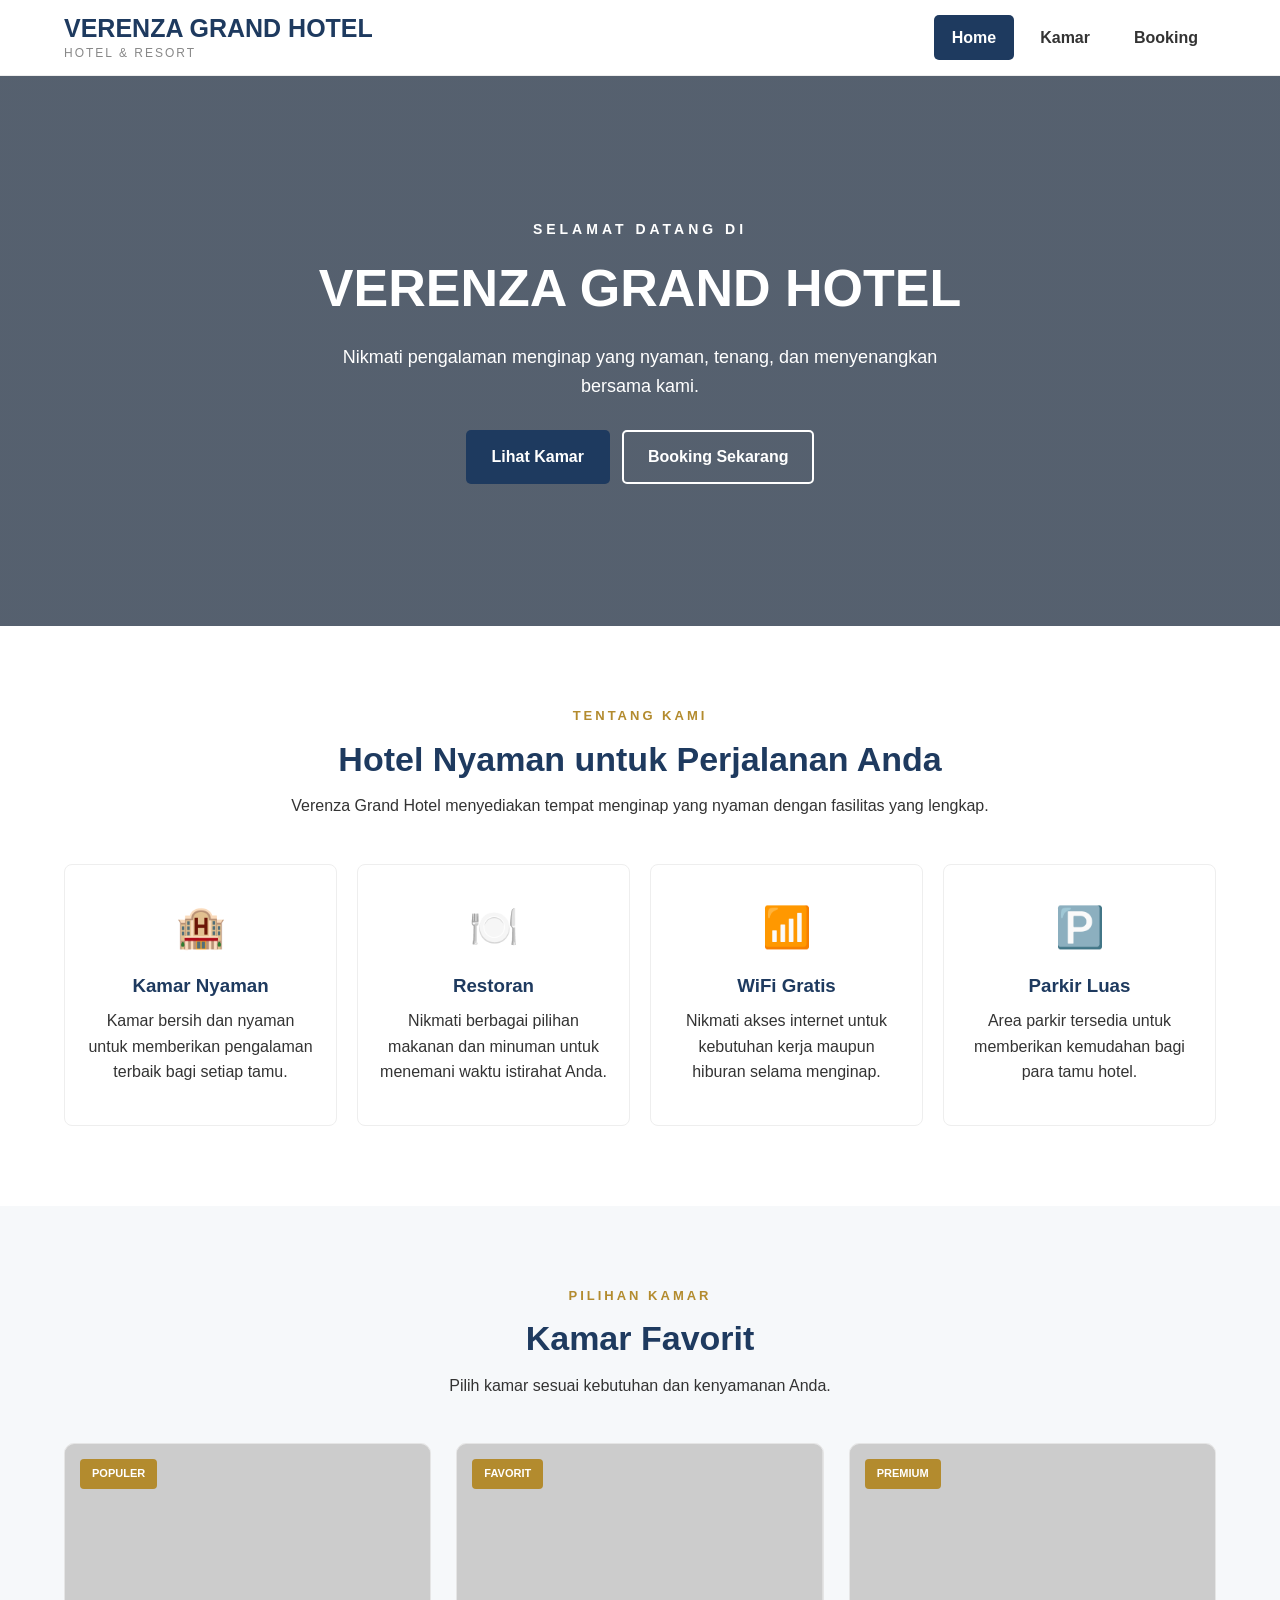
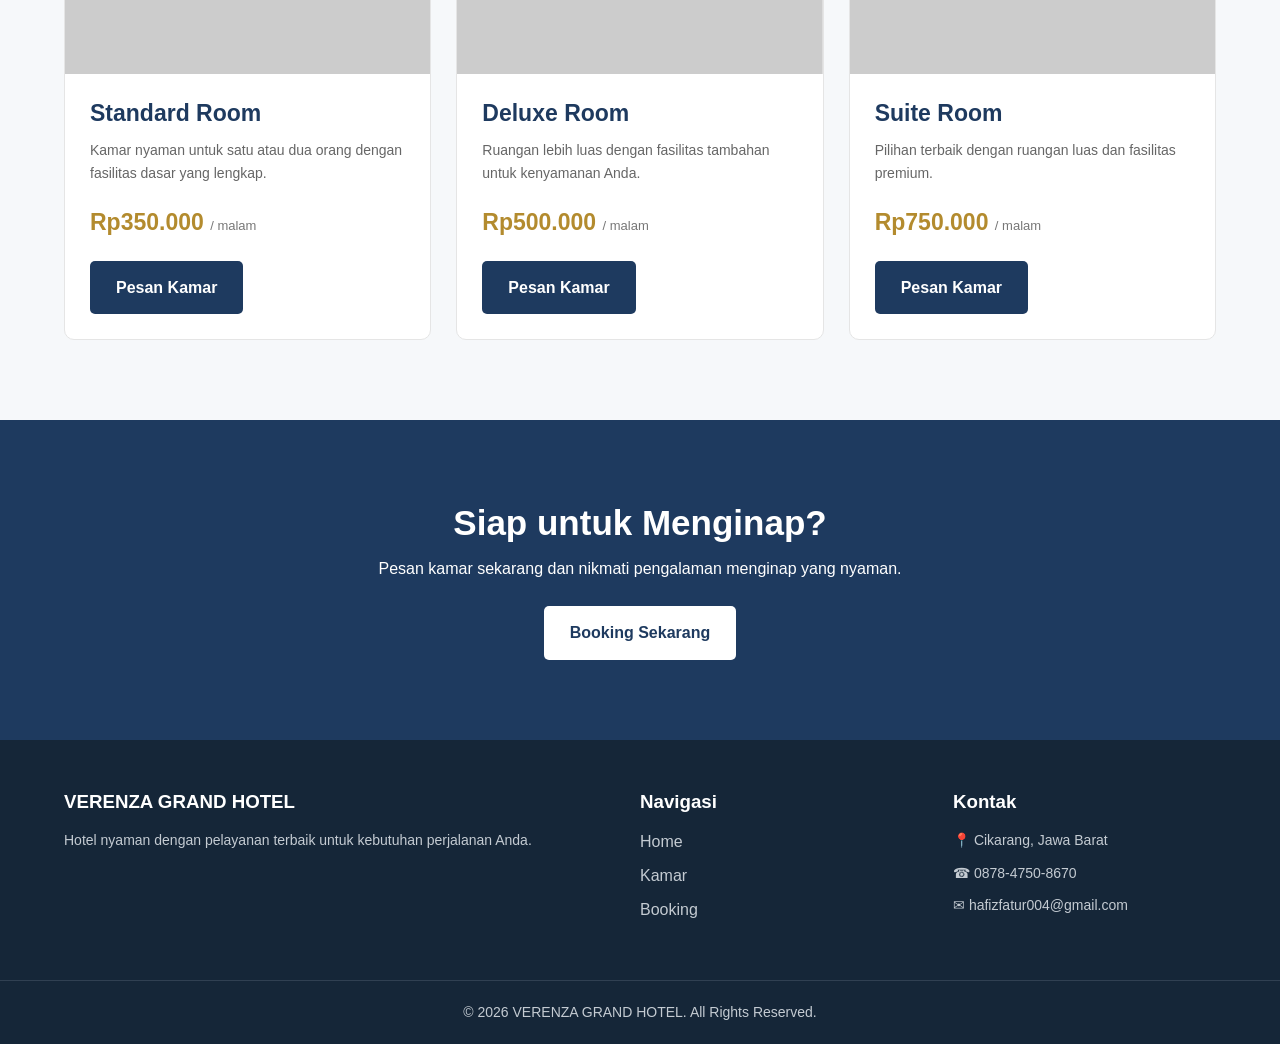
<file: index.html>
<!DOCTYPE html>
<html lang="id">
<head>
    <meta charset="UTF-8">
    <meta name="viewport" content="width=device-width, initial-scale=1.0">

    <title>VERENZA GRAND HOTEL</title>

    <!-- External CSS -->
    <link rel="stylesheet" href="style.css">
</head>

<body>

    <!-- HEADER -->
    <header class="header">

        <div class="container navbar">

            <div class="logo">
                <h1>VERENZA GRAND HOTEL</h1>
                <p>Hotel & Resort</p>
            </div>

            <nav class="nav-menu">
                <a href="index.html" class="active">Home</a>
                <a href="kamar.html">Kamar</a>
                <a href="booking.html">Booking</a>
            </nav>

        </div>

    </header>


    <!-- HERO -->
    <section id="hero">

        <div class="hero-overlay">

            <div class="container hero-content">

                <p class="hero-subtitle">
                    SELAMAT DATANG DI
                </p>

                <h2>
                    VERENZA GRAND HOTEL
                </h2>

                <p class="hero-description">
                    Nikmati pengalaman menginap yang nyaman,
                    tenang, dan menyenangkan bersama kami.
                </p>

                <div class="hero-buttons">
                    <a href="kamar.html" class="btn btn-primary">
                        Lihat Kamar
                    </a>

                    <a href="booking.html" class="btn btn-secondary">
                        Booking Sekarang
                    </a>
                </div>

            </div>

        </div>

    </section>


    <!-- TENTANG HOTEL -->
    <section class="section">

        <div class="container">

            <div class="section-title">

                <p class="section-subtitle">
                    TENTANG KAMI
                </p>

                <h2>
                    Hotel Nyaman untuk Perjalanan Anda
                </h2>

                <p>
                    Verenza Grand Hotel menyediakan tempat menginap
                    yang nyaman dengan fasilitas yang lengkap.
                </p>

            </div>


            <div class="about-grid">

                <div class="about-card">

                    <div class="icon">
                        🏨
                    </div>

                    <h3>
                        Kamar Nyaman
                    </h3>

                    <p>
                        Kamar bersih dan nyaman untuk memberikan
                        pengalaman terbaik bagi setiap tamu.
                    </p>

                </div>


                <div class="about-card">

                    <div class="icon">
                        🍽️
                    </div>

                    <h3>
                        Restoran
                    </h3>

                    <p>
                        Nikmati berbagai pilihan makanan dan minuman
                        untuk menemani waktu istirahat Anda.
                    </p>

                </div>


                <div class="about-card">

                    <div class="icon">
                        📶
                    </div>

                    <h3>
                        WiFi Gratis
                    </h3>

                    <p>
                        Nikmati akses internet untuk kebutuhan kerja
                        maupun hiburan selama menginap.
                    </p>

                </div>


                <div class="about-card">

                    <div class="icon">
                        🅿️
                    </div>

                    <h3>
                        Parkir Luas
                    </h3>

                    <p>
                        Area parkir tersedia untuk memberikan
                        kemudahan bagi para tamu hotel.
                    </p>

                </div>

            </div>

        </div>

    </section>


    <!-- KAMAR UNGGULAN -->
    <section class="section section-light">

        <div class="container">

            <div class="section-title">

                <p class="section-subtitle">
                    PILIHAN KAMAR
                </p>

                <h2>
                    Kamar Favorit
                </h2>

                <p>
                    Pilih kamar sesuai kebutuhan dan kenyamanan Anda.
                </p>

            </div>


            <div class="room-grid">


                <!-- ROOM 1 -->
                <article class="room-card">

                    <div class="room-image room-standard">

                        <span class="room-label">
                            POPULER
                        </span>

                    </div>

                    <div class="room-content">

                        <h3>
                            Standard Room
                        </h3>

                        <p>
                            Kamar nyaman untuk satu atau dua orang
                            dengan fasilitas dasar yang lengkap.
                        </p>

                        <div class="room-price">
                            Rp350.000
                            <span>/ malam</span>
                        </div>

                        <a href="booking.html" class="btn btn-primary">
                            Pesan Kamar
                        </a>

                    </div>

                </article>


                <!-- ROOM 2 -->
                <article class="room-card">

                    <div class="room-image room-deluxe">

                        <span class="room-label">
                            FAVORIT
                        </span>

                    </div>

                    <div class="room-content">

                        <h3>
                            Deluxe Room
                        </h3>

                        <p>
                            Ruangan lebih luas dengan fasilitas
                            tambahan untuk kenyamanan Anda.
                        </p>

                        <div class="room-price">
                            Rp500.000
                            <span>/ malam</span>
                        </div>

                        <a href="booking.html" class="btn btn-primary">
                            Pesan Kamar
                        </a>

                    </div>

                </article>


                <!-- ROOM 3 -->
                <article class="room-card">

                    <div class="room-image room-suite">

                        <span class="room-label">
                            PREMIUM
                        </span>

                    </div>

                    <div class="room-content">

                        <h3>
                            Suite Room
                        </h3>

                        <p>
                            Pilihan terbaik dengan ruangan luas
                            dan fasilitas premium.
                        </p>

                        <div class="room-price">
                            Rp750.000
                            <span>/ malam</span>
                        </div>

                        <a href="booking.html" class="btn btn-primary">
                            Pesan Kamar
                        </a>

                    </div>

                </article>

            </div>

        </div>

    </section>


    <!-- CALL TO ACTION -->
    <section class="cta">

        <div class="container">

            <h2>
                Siap untuk Menginap?
            </h2>

            <p>
                Pesan kamar sekarang dan nikmati pengalaman
                menginap yang nyaman.
            </p>

            <a href="booking.html" class="btn btn-light">
                Booking Sekarang
            </a>

        </div>

    </section>


    <!-- FOOTER -->
    <footer class="footer">

        <div class="container footer-grid">

            <div>
                <h3>
                    VERENZA GRAND HOTEL
                </h3>

                <p>
                    Hotel nyaman dengan pelayanan terbaik
                    untuk kebutuhan perjalanan Anda.
                </p>
            </div>


            <div>
                <h3>
                    Navigasi
                </h3>

                <a href="index.html">
                    Home
                </a>

                <a href="kamar.html">
                    Kamar
                </a>

                <a href="booking.html">
                    Booking
                </a>
            </div>


            <div>
                <h3>
                    Kontak
                </h3>

                <p>
                    📍 Cikarang, Jawa Barat
                </p>

                <p>
                    ☎ 0878-4750-8670
                </p>

                <p>
                    ✉ hafizfatur004@gmail.com
                </p>
            </div>

        </div>


        <div class="copyright">

            <p>
                &copy; 2026 VERENZA GRAND HOTEL.
                All Rights Reserved.
            </p>

        </div>

    </footer>


</body>
</html>
</file>
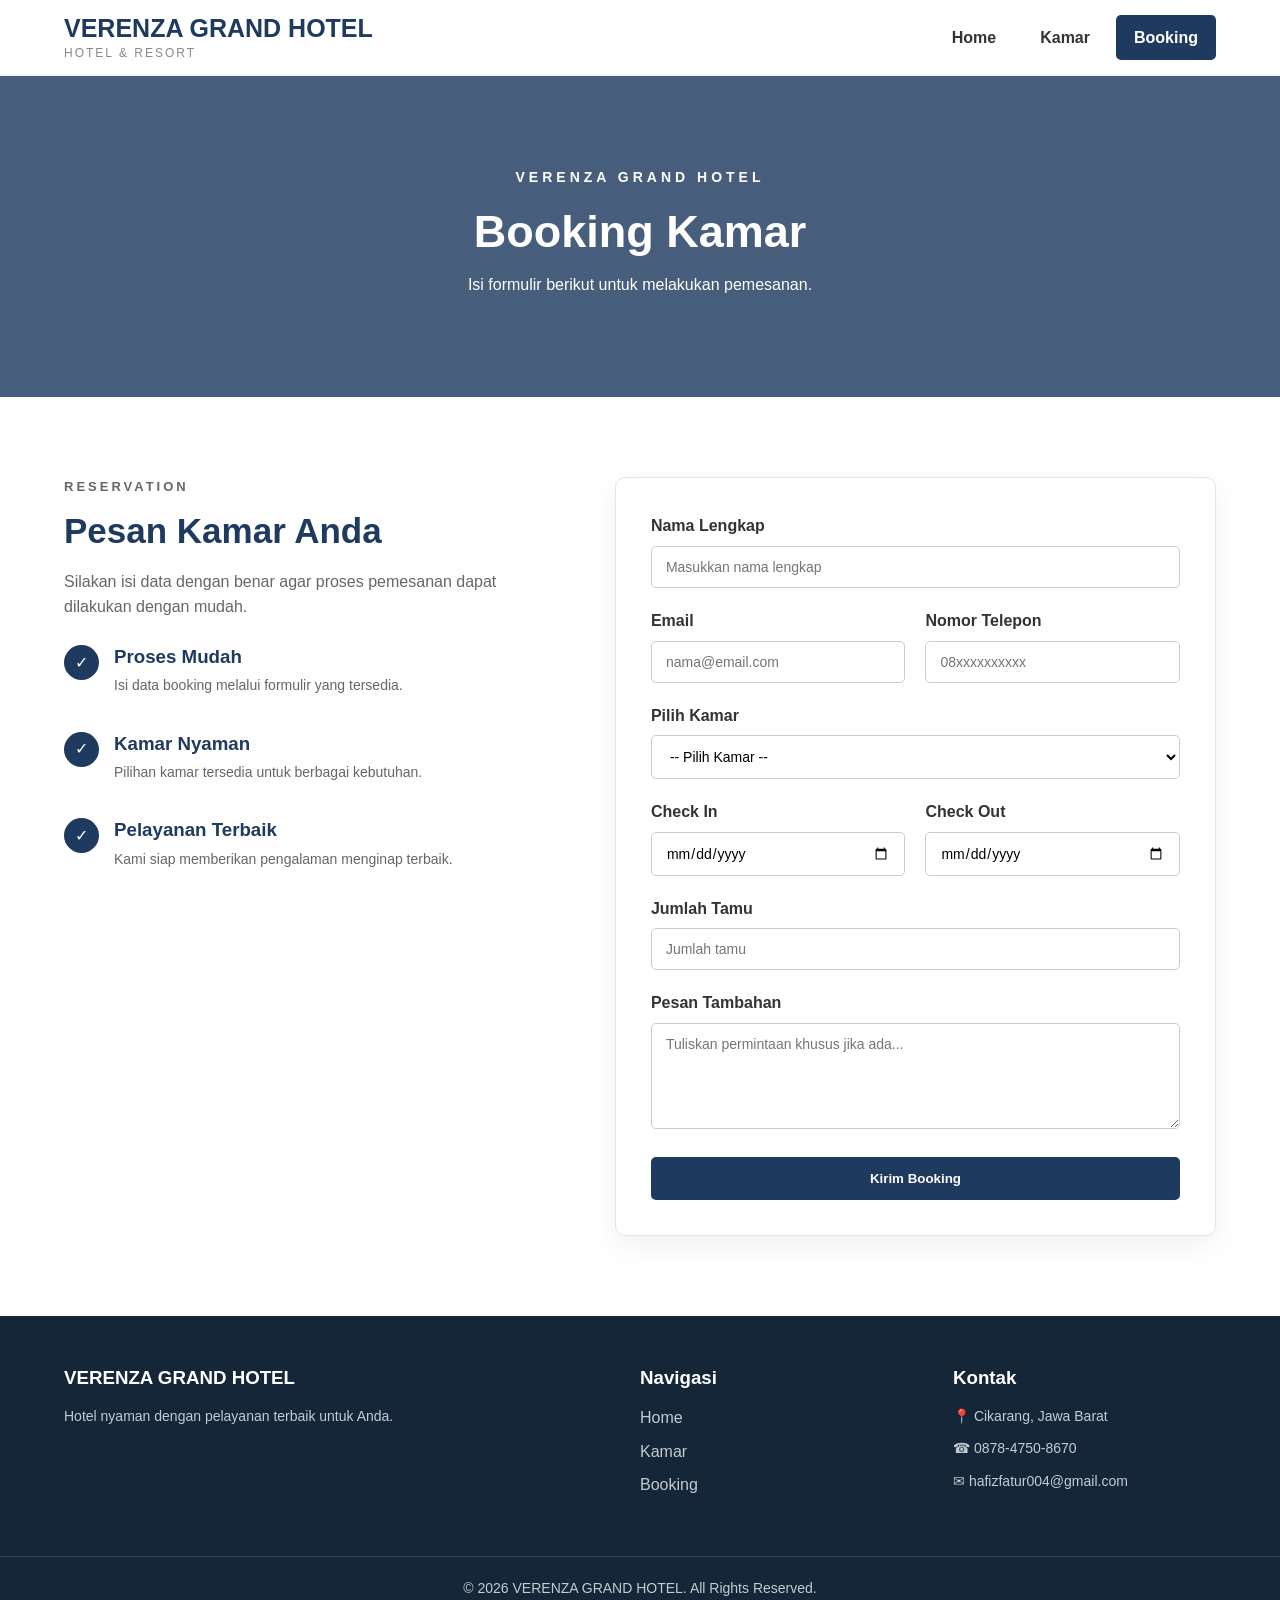
<file: booking.html>
<!DOCTYPE html>
<html lang="id">
<head>

    <meta charset="UTF-8">

    <meta name="viewport"
          content="width=device-width, initial-scale=1.0">

    <title>Booking - VERENZA GRAND HOTEL</title>

    <!-- External CSS -->
    <link rel="stylesheet" href="style.css">

</head>

<body>


    <!-- HEADER -->
    <header class="header">

        <div class="container navbar">

            <div class="logo">

                <h1>
                    VERENZA GRAND HOTEL
                </h1>

                <p>
                    Hotel & Resort
                </p>

            </div>


            <nav class="nav-menu">

                <a href="index.html">
                    Home
                </a>

                <a href="kamar.html">
                    Kamar
                </a>

                <a href="booking.html" class="active">
                    Booking
                </a>

            </nav>

        </div>

    </header>


    <!-- PAGE BANNER -->
    <section class="page-banner">

        <div class="container">

            <p class="hero-subtitle">
                VERENZA GRAND HOTEL
            </p>

            <h2>
                Booking Kamar
            </h2>

            <p>
                Isi formulir berikut untuk melakukan pemesanan.
            </p>

        </div>

    </section>


    <!-- BOOKING -->
    <main class="section">

        <div class="container">

            <div class="booking-wrapper">


                <!-- INFORMATION -->
                <div class="booking-info">

                    <p class="section-subtitle">
                        RESERVATION
                    </p>

                    <h2>
                        Pesan Kamar Anda
                    </h2>

                    <p>
                        Silakan isi data dengan benar agar proses
                        pemesanan dapat dilakukan dengan mudah.
                    </p>


                    <div class="booking-feature">

                        <span>
                            ✓
                        </span>

                        <div>

                            <h3>
                                Proses Mudah
                            </h3>

                            <p>
                                Isi data booking melalui formulir
                                yang tersedia.
                            </p>

                        </div>

                    </div>


                    <div class="booking-feature">

                        <span>
                            ✓
                        </span>

                        <div>

                            <h3>
                                Kamar Nyaman
                            </h3>

                            <p>
                                Pilihan kamar tersedia untuk
                                berbagai kebutuhan.
                            </p>

                        </div>

                    </div>


                    <div class="booking-feature">

                        <span>
                            ✓
                        </span>

                        <div>

                            <h3>
                                Pelayanan Terbaik
                            </h3>

                            <p>
                                Kami siap memberikan pengalaman
                                menginap terbaik.
                            </p>

                        </div>

                    </div>

                </div>


                <!-- FORM -->
                <div class="booking-form-card">

                    <form action="#" method="post">


                        <div class="form-group">

                            <label for="nama">
                                Nama Lengkap
                            </label>

                            <input
                                type="text"
                                id="nama"
                                name="nama"
                                placeholder="Masukkan nama lengkap"
                                required
                            >

                        </div>


                        <div class="form-row">

                            <div class="form-group">

                                <label for="email">
                                    Email
                                </label>

                                <input
                                    type="email"
                                    id="email"
                                    name="email"
                                    placeholder="nama@email.com"
                                    required
                                >

                            </div>


                            <div class="form-group">

                                <label for="telepon">
                                    Nomor Telepon
                                </label>

                                <input
                                    type="tel"
                                    id="telepon"
                                    name="telepon"
                                    placeholder="08xxxxxxxxxx"
                                    required
                                >

                            </div>

                        </div>


                        <div class="form-group">

                            <label for="kamar">
                                Pilih Kamar
                            </label>

                            <select
                                id="kamar"
                                name="kamar"
                                required
                            >

                                <option value="">
                                    -- Pilih Kamar --
                                </option>

                                <option value="standard">
                                    Standard Room - Rp350.000
                                </option>

                                <option value="deluxe">
                                    Deluxe Room - Rp500.000
                                </option>

                                <option value="suite">
                                    Suite Room - Rp750.000
                                </option>

                                <option value="family">
                                    Family Room - Rp900.000
                                </option>

                            </select>

                        </div>


                        <div class="form-row">

                            <div class="form-group">

                                <label for="checkin">
                                    Check In
                                </label>

                                <input
                                    type="date"
                                    id="checkin"
                                    name="checkin"
                                    required
                                >

                            </div>


                            <div class="form-group">

                                <label for="checkout">
                                    Check Out
                                </label>

                                <input
                                    type="date"
                                    id="checkout"
                                    name="checkout"
                                    required
                                >

                            </div>

                        </div>


                        <div class="form-group">

                            <label for="jumlah">
                                Jumlah Tamu
                            </label>

                            <input
                                type="number"
                                id="jumlah"
                                name="jumlah"
                                min="1"
                                max="10"
                                placeholder="Jumlah tamu"
                                required
                            >

                        </div>


                        <div class="form-group">

                            <label for="pesan">
                                Pesan Tambahan
                            </label>

                            <textarea
                                id="pesan"
                                name="pesan"
                                rows="5"
                                placeholder="Tuliskan permintaan khusus jika ada..."
                            ></textarea>

                        </div>


                        <button
                            type="submit"
                            class="btn btn-primary btn-full"
                        >
                            Kirim Booking
                        </button>


                    </form>

                </div>

            </div>

        </div>

    </main>


    <!-- FOOTER -->
    <footer class="footer">

        <div class="container footer-grid">

            <div>

                <h3>
                    VERENZA GRAND HOTEL
                </h3>

                <p>
                    Hotel nyaman dengan pelayanan
                    terbaik untuk Anda.
                </p>

            </div>


            <div>

                <h3>
                    Navigasi
                </h3>

                <a href="index.html">
                    Home
                </a>

                <a href="kamar.html">
                    Kamar
                </a>

                <a href="booking.html">
                    Booking
                </a>

            </div>


            <div>

                <h3>
                    Kontak
                </h3>

                <p>
                    📍 Cikarang, Jawa Barat
                </p>

                <p>
                    ☎ 0878-4750-8670
                </p>

                <p>
                    ✉ hafizfatur004@gmail.com
                </p>

            </div>

        </div>


        <div class="copyright">

            <p>
                &copy; 2026 VERENZA GRAND HOTEL.
                All Rights Reserved.
            </p>

        </div>

    </footer>


</body>
</html>
</file>
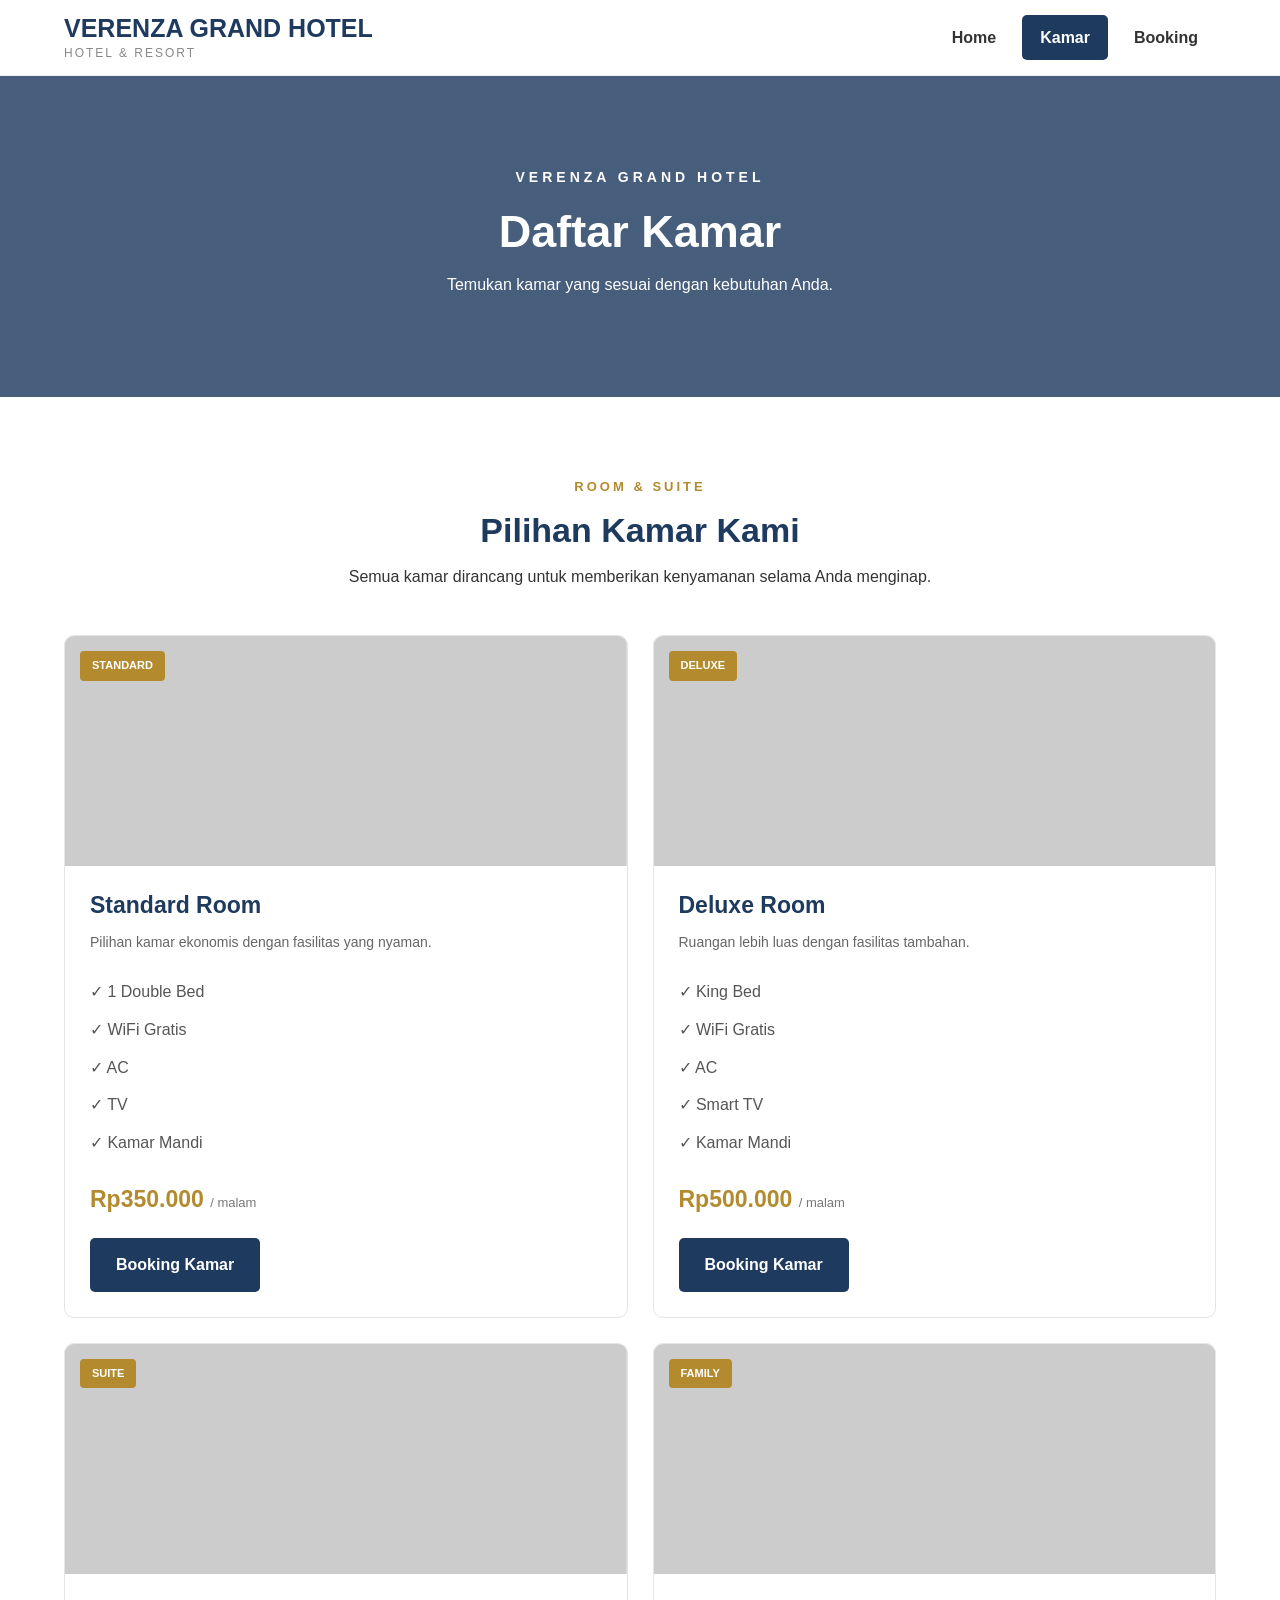
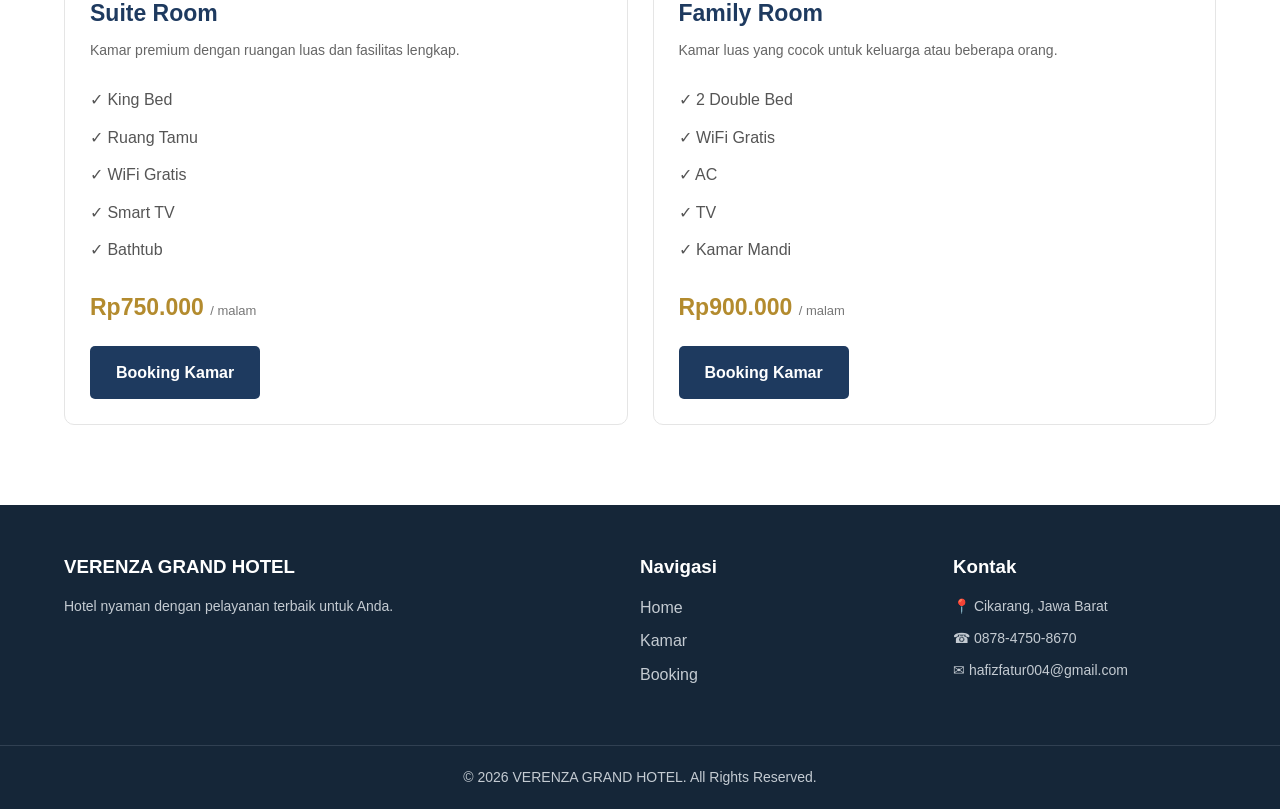
<file: kamar.html>
<!DOCTYPE html>
<html lang="id">
<head>

    <meta charset="UTF-8">

    <meta name="viewport"
          content="width=device-width, initial-scale=1.0">

    <title>Daftar Kamar - VERENZA GRAND HOTEL</title>

    <!-- External CSS -->
    <link rel="stylesheet" href="style.css">

</head>

<body>


    <!-- HEADER -->
    <header class="header">

        <div class="container navbar">

            <div class="logo">

                <h1>
                    VERENZA GRAND HOTEL
                </h1>

                <p>
                    Hotel & Resort
                </p>

            </div>


            <nav class="nav-menu">

                <a href="index.html">
                    Home
                </a>

                <a href="kamar.html" class="active">
                    Kamar
                </a>

                <a href="booking.html">
                    Booking
                </a>

            </nav>

        </div>

    </header>


    <!-- PAGE BANNER -->
    <section class="page-banner">

        <div class="container">

            <p class="hero-subtitle">
                VERENZA GRAND HOTEL
            </p>

            <h2>
                Daftar Kamar
            </h2>

            <p>
                Temukan kamar yang sesuai dengan kebutuhan Anda.
            </p>

        </div>

    </section>


    <!-- ROOM LIST -->
    <main class="section">

        <div class="container">


            <div class="section-title">

                <p class="section-subtitle">
                    ROOM & SUITE
                </p>

                <h2>
                    Pilihan Kamar Kami
                </h2>

                <p>
                    Semua kamar dirancang untuk memberikan
                    kenyamanan selama Anda menginap.
                </p>

            </div>


            <div class="room-grid room-page-grid">


                <!-- STANDARD -->
                <article class="room-card">

                    <div class="room-image room-standard">

                        <span class="room-label">
                            STANDARD
                        </span>

                    </div>


                    <div class="room-content">

                        <h3>
                            Standard Room
                        </h3>

                        <p>
                            Pilihan kamar ekonomis dengan
                            fasilitas yang nyaman.
                        </p>


                        <ul class="facility-list">

                            <li>
                                ✓ 1 Double Bed
                            </li>

                            <li>
                                ✓ WiFi Gratis
                            </li>

                            <li>
                                ✓ AC
                            </li>

                            <li>
                                ✓ TV
                            </li>

                            <li>
                                ✓ Kamar Mandi
                            </li>

                        </ul>


                        <div class="room-price">
                            Rp350.000
                            <span>/ malam</span>
                        </div>


                        <a href="booking.html"
                           class="btn btn-primary">
                            Booking Kamar
                        </a>

                    </div>

                </article>


                <!-- DELUXE -->
                <article class="room-card">

                    <div class="room-image room-deluxe">

                        <span class="room-label">
                            DELUXE
                        </span>

                    </div>


                    <div class="room-content">

                        <h3>
                            Deluxe Room
                        </h3>

                        <p>
                            Ruangan lebih luas dengan
                            fasilitas tambahan.
                        </p>


                        <ul class="facility-list">

                            <li>
                                ✓ King Bed
                            </li>

                            <li>
                                ✓ WiFi Gratis
                            </li>

                            <li>
                                ✓ AC
                            </li>

                            <li>
                                ✓ Smart TV
                            </li>

                            <li>
                                ✓ Kamar Mandi
                            </li>

                        </ul>


                        <div class="room-price">
                            Rp500.000
                            <span>/ malam</span>
                        </div>


                        <a href="booking.html"
                           class="btn btn-primary">
                            Booking Kamar
                        </a>

                    </div>

                </article>


                <!-- SUITE -->
                <article class="room-card">

                    <div class="room-image room-suite">

                        <span class="room-label">
                            SUITE
                        </span>

                    </div>


                    <div class="room-content">

                        <h3>
                            Suite Room
                        </h3>

                        <p>
                            Kamar premium dengan ruangan
                            luas dan fasilitas lengkap.
                        </p>


                        <ul class="facility-list">

                            <li>
                                ✓ King Bed
                            </li>

                            <li>
                                ✓ Ruang Tamu
                            </li>

                            <li>
                                ✓ WiFi Gratis
                            </li>

                            <li>
                                ✓ Smart TV
                            </li>

                            <li>
                                ✓ Bathtub
                            </li>

                        </ul>


                        <div class="room-price">
                            Rp750.000
                            <span>/ malam</span>
                        </div>


                        <a href="booking.html"
                           class="btn btn-primary">
                            Booking Kamar
                        </a>

                    </div>

                </article>


                <!-- FAMILY -->
                <article class="room-card">

                    <div class="room-image room-family">

                        <span class="room-label">
                            FAMILY
                        </span>

                    </div>


                    <div class="room-content">

                        <h3>
                            Family Room
                        </h3>

                        <p>
                            Kamar luas yang cocok untuk
                            keluarga atau beberapa orang.
                        </p>


                        <ul class="facility-list">

                            <li>
                                ✓ 2 Double Bed
                            </li>

                            <li>
                                ✓ WiFi Gratis
                            </li>

                            <li>
                                ✓ AC
                            </li>

                            <li>
                                ✓ TV
                            </li>

                            <li>
                                ✓ Kamar Mandi
                            </li>

                        </ul>


                        <div class="room-price">
                            Rp900.000
                            <span>/ malam</span>
                        </div>


                        <a href="booking.html"
                           class="btn btn-primary">
                            Booking Kamar
                        </a>

                    </div>

                </article>


            </div>

        </div>

    </main>


    <!-- FOOTER -->
    <footer class="footer">

        <div class="container footer-grid">

            <div>

                <h3>
                    VERENZA GRAND HOTEL
                </h3>

                <p>
                    Hotel nyaman dengan pelayanan
                    terbaik untuk Anda.
                </p>

            </div>


            <div>

                <h3>
                    Navigasi
                </h3>

                <a href="index.html">
                    Home
                </a>

                <a href="kamar.html">
                    Kamar
                </a>

                <a href="booking.html">
                    Booking
                </a>

            </div>


            <div>

                <h3>
                    Kontak
                </h3>

                <p>
                    📍 Cikarang, Jawa Barat
                </p>

                <p>
                    ☎ 0878-4750-8670
                </p>

                <p>
                    ✉ hafizfatur004@gmail.com
                </p>

            </div>

        </div>


        <div class="copyright">

            <p>
                &copy; 2026 VERENZA GRAND HOTEL.
                All Rights Reserved.
            </p>

        </div>

    </footer>


</body>
</html>
</file>
<file: style.css>
/* =====================================================
   VERENZA GRAND HOTEL
   CSS DASAR - PERTEMUAN 4
   ===================================================== */


/* =====================================================
   1. RESET CSS
   ===================================================== */

* {
    margin: 0;
    padding: 0;
    box-sizing: border-box;
}


/* =====================================================
   2. ELEMENT SELECTOR
   ===================================================== */

body {
    font-family: Arial, Helvetica, sans-serif;
    line-height: 1.6;
    color: #333333;
    background-color: #ffffff;
}

h1,
h2,
h3 {
    line-height: 1.3;
}

a {
    text-decoration: none;
}

p {
    margin-bottom: 10px;
}


/* =====================================================
   3. CLASS SELECTOR
   Materi:
   .nama-class { property: value; }
   ===================================================== */

.container {
    width: 90%;
    max-width: 1200px;
    margin: 0 auto;
}


/* =====================================================
   4. HEADER
   ===================================================== */

.header {
    background-color: #ffffff;
    border-bottom: 1px solid #eeeeee;
    position: sticky;
    top: 0;
    z-index: 1000;
}


/* GROUPING SELECTOR */

.logo h1,
.logo p {
    margin: 0;
}


.navbar {
    min-height: 75px;
    display: flex;
    align-items: center;
    justify-content: space-between;
    gap: 30px;
}


.logo h1 {
    color: #1e3a5f;
    font-size: 25px;
}


.logo p {
    color: #888888;
    font-size: 12px;
    letter-spacing: 2px;
    text-transform: uppercase;
}


.nav-menu {
    display: flex;
    align-items: center;
    gap: 8px;
}


.nav-menu a {
    color: #333333;
    font-weight: bold;
    padding: 10px 18px;
    border-radius: 5px;
    transition: 0.3s;
}


.nav-menu a:hover {
    background-color: #1e3a5f;
    color: #ffffff;
}


/* CLASS ACTIVE */

.nav-menu a.active {
    background-color: #1e3a5f;
    color: #ffffff;
}


/* =====================================================
   5. HERO
   ID SELECTOR
   Materi:
   #nama-id { property: value; }
   ===================================================== */

#hero {
    min-height: 550px;

    /*
       CSS BACKGROUND IMAGE
       Materi:
       background-image
       background-repeat
       background-position
    */

    background-image:
        linear-gradient(
            rgba(20, 35, 55, 0.72),
            rgba(20, 35, 55, 0.72)
        ),
        url("https://images.unsplash.com/photo-1566073771259-6a8506099945?auto=format&fit=crop&w=1600&q=80");

    background-repeat: no-repeat;

    background-position: center center;

    background-size: cover;

    /*
       Background attachment membuat
       background tetap saat halaman digulir.
    */

    background-attachment: fixed;

    color: #ffffff;
}


.hero-overlay {
    min-height: 550px;
    display: flex;
    align-items: center;
}


.hero-content {
    text-align: center;
}


.hero-subtitle {
    font-size: 14px;
    font-weight: bold;
    letter-spacing: 4px;
    margin-bottom: 15px;
}


.hero-content h2 {
    font-size: 52px;
    margin-bottom: 20px;
}


.hero-description {
    max-width: 650px;
    margin: 0 auto 30px;
    font-size: 18px;
}


.hero-buttons {
    display: flex;
    justify-content: center;
    gap: 12px;
    flex-wrap: wrap;
}


/* =====================================================
   6. BUTTON
   ===================================================== */

.btn {
    display: inline-block;
    padding: 12px 24px;
    border-radius: 5px;
    font-weight: bold;
    border: 2px solid transparent;
    transition: 0.3s;
    cursor: pointer;
}


.btn-primary {
    background-color: #1e3a5f;
    color: #ffffff;
}


.btn-primary:hover {
    background-color: #142940;
}


.btn-secondary {
    background-color: transparent;
    border-color: #ffffff;
    color: #ffffff;
}


.btn-secondary:hover {
    background-color: #ffffff;
    color: #1e3a5f;
}


.btn-light {
    background-color: #ffffff;
    color: #1e3a5f;
}


.btn-light:hover {
    background-color: #eeeeee;
}


.btn-full {
    width: 100%;
}


/* =====================================================
   7. SECTION
   ===================================================== */

.section {
    padding: 80px 0;
}


.section-light {
    background-color: #f6f8fa;
}


.section-title {
    text-align: center;
    max-width: 750px;
    margin: 0 auto 45px;
}


.section-title h2 {
    font-size: 34px;
    color: #1e3a5f;
    margin-bottom: 12px;
}


.section-subtitle {
    color: #b38b2e;
    font-size: 13px;
    font-weight: bold;
    letter-spacing: 3px;
    text-transform: uppercase;
}


/* =====================================================
   8. ABOUT
   ===================================================== */

.about-grid {
    display: grid;
    grid-template-columns: repeat(4, 1fr);
    gap: 20px;
}


.about-card {
    background-color: #ffffff;
    padding: 30px 20px;
    text-align: center;
    border: 1px solid #eeeeee;
    border-radius: 8px;
    transition: 0.3s;
}


.about-card:hover {
    transform: translateY(-5px);
    box-shadow: 0 10px 25px rgba(0, 0, 0, 0.08);
}


.about-card .icon {
    font-size: 40px;
    margin-bottom: 15px;
}


.about-card h3 {
    color: #1e3a5f;
    margin-bottom: 10px;
}


/* =====================================================
   9. ROOM CARD
   ===================================================== */

.room-grid {
    display: grid;
    grid-template-columns: repeat(3, 1fr);
    gap: 25px;
}


.room-page-grid {
    grid-template-columns: repeat(2, 1fr);
}


.room-card {
    background-color: #ffffff;
    border-radius: 10px;
    overflow: hidden;
    border: 1px solid #e5e5e5;
    transition: 0.3s;
}


.room-card:hover {
    transform: translateY(-6px);
    box-shadow: 0 15px 30px rgba(0, 0, 0, 0.1);
}


/* =====================================================
   10. ROOM IMAGE
   ===================================================== */

.room-image {
    height: 230px;

    background-repeat: no-repeat;

    background-position: center center;

    background-size: cover;

    position: relative;
}


/*
   Background-image digunakan untuk
   memberikan gambar berbeda pada
   setiap tipe kamar.
*/

.room-standard {
    background-image:
        linear-gradient(
            rgba(0, 0, 0, 0.2),
            rgba(0, 0, 0, 0.2)
        ),
        url("https://images.unsplash.com/photo-1611892440504-42a792e24d32?auto=format&fit=crop&w=1000&q=80");
}


.room-deluxe {
    background-image:
        linear-gradient(
            rgba(0, 0, 0, 0.2),
            rgba(0, 0, 0, 0.2)
        ),
        url("https://images.unsplash.com/photo-1590490360182-c33d57733427?auto=format&fit=crop&w=1000&q=80");
}


.room-suite {
    background-image:
        linear-gradient(
            rgba(0, 0, 0, 0.2),
            rgba(0, 0, 0, 0.2)
        ),
        url("https://images.unsplash.com/photo-1582719478250-c89cae4dc85b?auto=format&fit=crop&w=1000&q=80");
}


.room-family {
    background-image:
        linear-gradient(
            rgba(0, 0, 0, 0.2),
            rgba(0, 0, 0, 0.2)
        ),
        url("https://images.unsplash.com/photo-1566665797739-1674de7a421a?auto=format&fit=crop&w=1000&q=80");
}


/* =====================================================
   11. ROOM LABEL
   ===================================================== */

.room-label {
    position: absolute;
    top: 15px;
    left: 15px;

    background-color: #b38b2e;
    color: #ffffff;

    padding: 6px 12px;

    border-radius: 4px;

    font-size: 11px;
    font-weight: bold;
}


.room-content {
    padding: 25px;
}


.room-content h3 {
    color: #1e3a5f;
    font-size: 23px;
    margin-bottom: 10px;
}


.room-content p {
    color: #666666;
    font-size: 14px;
}


.room-price {
    color: #b38b2e;
    font-size: 23px;
    font-weight: bold;
    margin: 20px 0;
}


.room-price span {
    color: #777777;
    font-size: 13px;
    font-weight: normal;
}


/* =====================================================
   12. FACILITY LIST
   ===================================================== */

.facility-list {
    list-style: none;
    margin: 20px 0;
}


.facility-list li {
    padding: 6px 0;
    color: #555555;
}


/* =====================================================
   13. PAGE BANNER
   ===================================================== */

.page-banner {
    padding: 90px 0;
    text-align: center;
    color: #ffffff;

    /*
       Background-image
       Background-repeat
       Background-position
    */

    background-image:
        linear-gradient(
            rgba(30, 58, 95, 0.82),
            rgba(30, 58, 95, 0.82)
        ),
        url("https://images.unsplash.com/photo-1564501049412-61c2a3083791?auto=format&fit=crop&w=1600&q=80");

    background-repeat: no-repeat;

    background-position: center center;

    background-size: cover;
}


.page-banner h2 {
    font-size: 45px;
    margin: 10px 0;
}


/* =====================================================
   14. CALL TO ACTION
   ===================================================== */

.cta {
    padding: 80px 20px;
    text-align: center;

    background-color: #1e3a5f;

    color: #ffffff;
}


.cta h2 {
    font-size: 35px;
    margin-bottom: 10px;
}


.cta p {
    margin-bottom: 25px;
}


/* =====================================================
   15. BOOKING
   ===================================================== */

.booking-wrapper {
    display: grid;
    grid-template-columns: 1fr 1.2fr;
    gap: 50px;
    align-items: start;
}


.booking-info h2 {
    color: #1e3a5f;
    font-size: 35px;
    margin-bottom: 15px;
}


.booking-info > p {
    color: #666666;
}


.booking-feature {
    display: flex;
    gap: 15px;
    margin-top: 25px;
}


.booking-feature > span {
    width: 35px;
    height: 35px;

    display: flex;
    align-items: center;
    justify-content: center;

    border-radius: 50%;

    background-color: #1e3a5f;
    color: #ffffff;

    flex-shrink: 0;
}


.booking-feature h3 {
    color: #1e3a5f;
    margin-bottom: 5px;
}


.booking-feature p {
    color: #666666;
    font-size: 14px;
}


/* =====================================================
   16. FORM
   ===================================================== */

.booking-form-card {
    background-color: #ffffff;

    padding: 35px;

    border-radius: 10px;

    border: 1px solid #e5e5e5;

    box-shadow:
        0 10px 30px rgba(0, 0, 0, 0.06);
}


.form-group {
    margin-bottom: 20px;
}


.form-row {
    display: grid;
    grid-template-columns: 1fr 1fr;
    gap: 20px;
}


.form-group label {
    display: block;

    font-weight: bold;

    color: #333333;

    margin-bottom: 7px;
}


.form-group input,
.form-group select,
.form-group textarea {
    width: 100%;

    padding: 12px 14px;

    border: 1px solid #cccccc;

    border-radius: 5px;

    font-family: Arial, Helvetica, sans-serif;

    font-size: 14px;

    outline: none;

    background-color: #ffffff;
}


.form-group input:focus,
.form-group select:focus,
.form-group textarea:focus {
    border-color: #1e3a5f;

    box-shadow:
        0 0 0 3px rgba(30, 58, 95, 0.1);
}


.form-group textarea {
    resize: vertical;
}


/* =====================================================
   17. FOOTER
   ===================================================== */

.footer {
    background-color: #152638;
    color: #ffffff;
}


.footer-grid {
    padding: 50px 0;

    display: grid;

    grid-template-columns:
        2fr 1fr 1fr;

    gap: 50px;
}


.footer h3 {
    margin-bottom: 15px;
}


.footer p {
    color: #c4cbd2;
    font-size: 14px;
}


.footer a {
    display: block;

    color: #c4cbd2;

    margin-bottom: 8px;

    transition: 0.3s;
}


.footer a:hover {
    color: #ffffff;
}


.copyright {
    border-top: 1px solid #304052;

    text-align: center;

    padding: 20px;
}


.copyright p {
    margin: 0;
}


/* =====================================================
   18. ID SELECTOR TAMBAHAN
   ===================================================== */

#booking {
    background-color: #f6f8fa;
}


/* =====================================================
   19. BACKGROUND DEMO
   ===================================================== */

.background-demo {
    background-color: #eeeeee;

    background-image:
        url("https://images.unsplash.com/photo-1566073771259-6a8506099945?auto=format&fit=crop&w=1200&q=80");

    background-repeat: no-repeat;

    background-position: center center;

    background-size: cover;
}


/* =====================================================
   20. RESPONSIVE
   ===================================================== */

@media (max-width: 900px) {

    .about-grid {
        grid-template-columns: repeat(2, 1fr);
    }


    .room-grid {
        grid-template-columns: repeat(2, 1fr);
    }


    .room-page-grid {
        grid-template-columns: 1fr;
    }


    .booking-wrapper {
        grid-template-columns: 1fr;
    }


    .footer-grid {
        grid-template-columns: 1fr 1fr;
    }

}


@media (max-width: 650px) {

    .navbar {
        flex-direction: column;

        padding: 18px 0;
    }


    .nav-menu {
        width: 100%;

        justify-content: center;
    }


    .nav-menu a {
        padding: 8px 12px;

        font-size: 14px;
    }


    #hero,
    .hero-overlay {
        min-height: 500px;
    }


    .hero-content h2 {
        font-size: 36px;
    }


    .hero-description {
        font-size: 16px;
    }


    .about-grid,
    .room-grid,
    .form-row,
    .footer-grid {
        grid-template-columns: 1fr;
    }


    .section {
        padding: 55px 0;
    }


    .page-banner h2 {
        font-size: 35px;
    }


    .booking-form-card {
        padding: 25px;
    }

}
</file>
